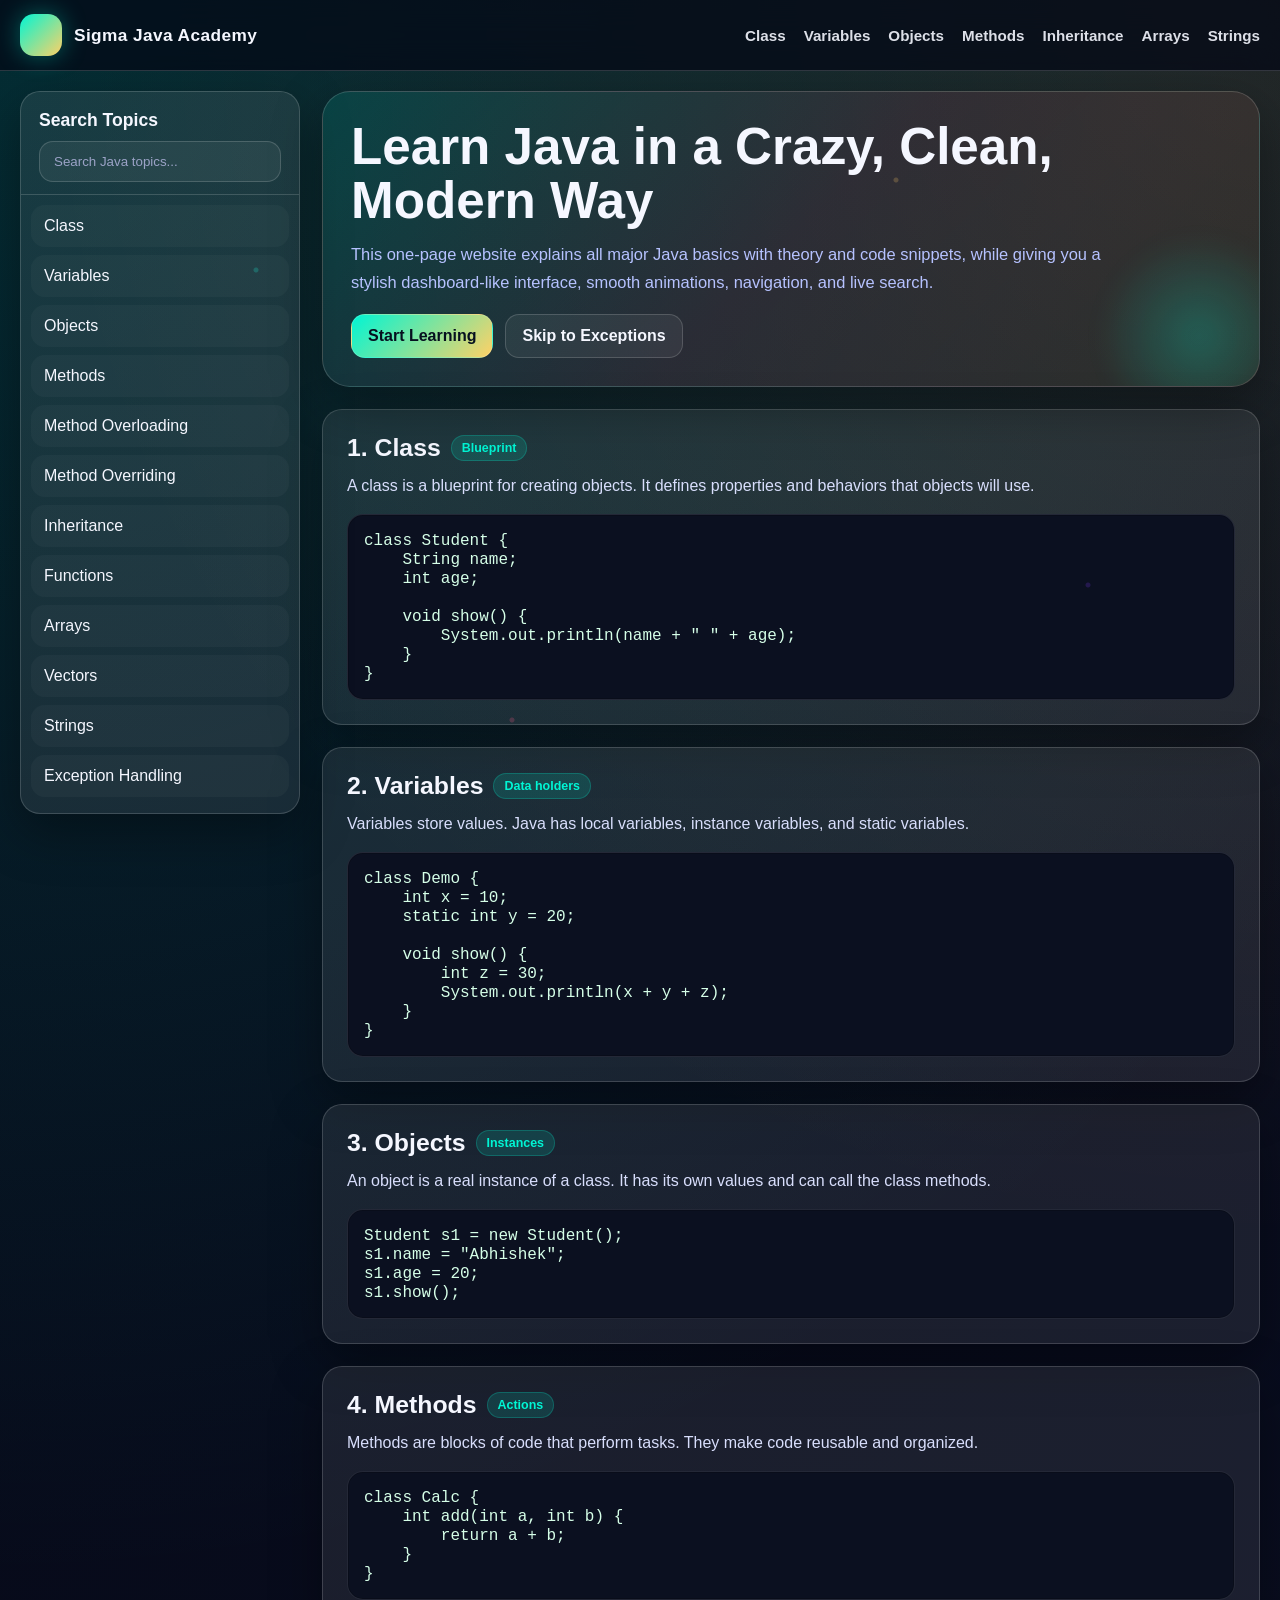
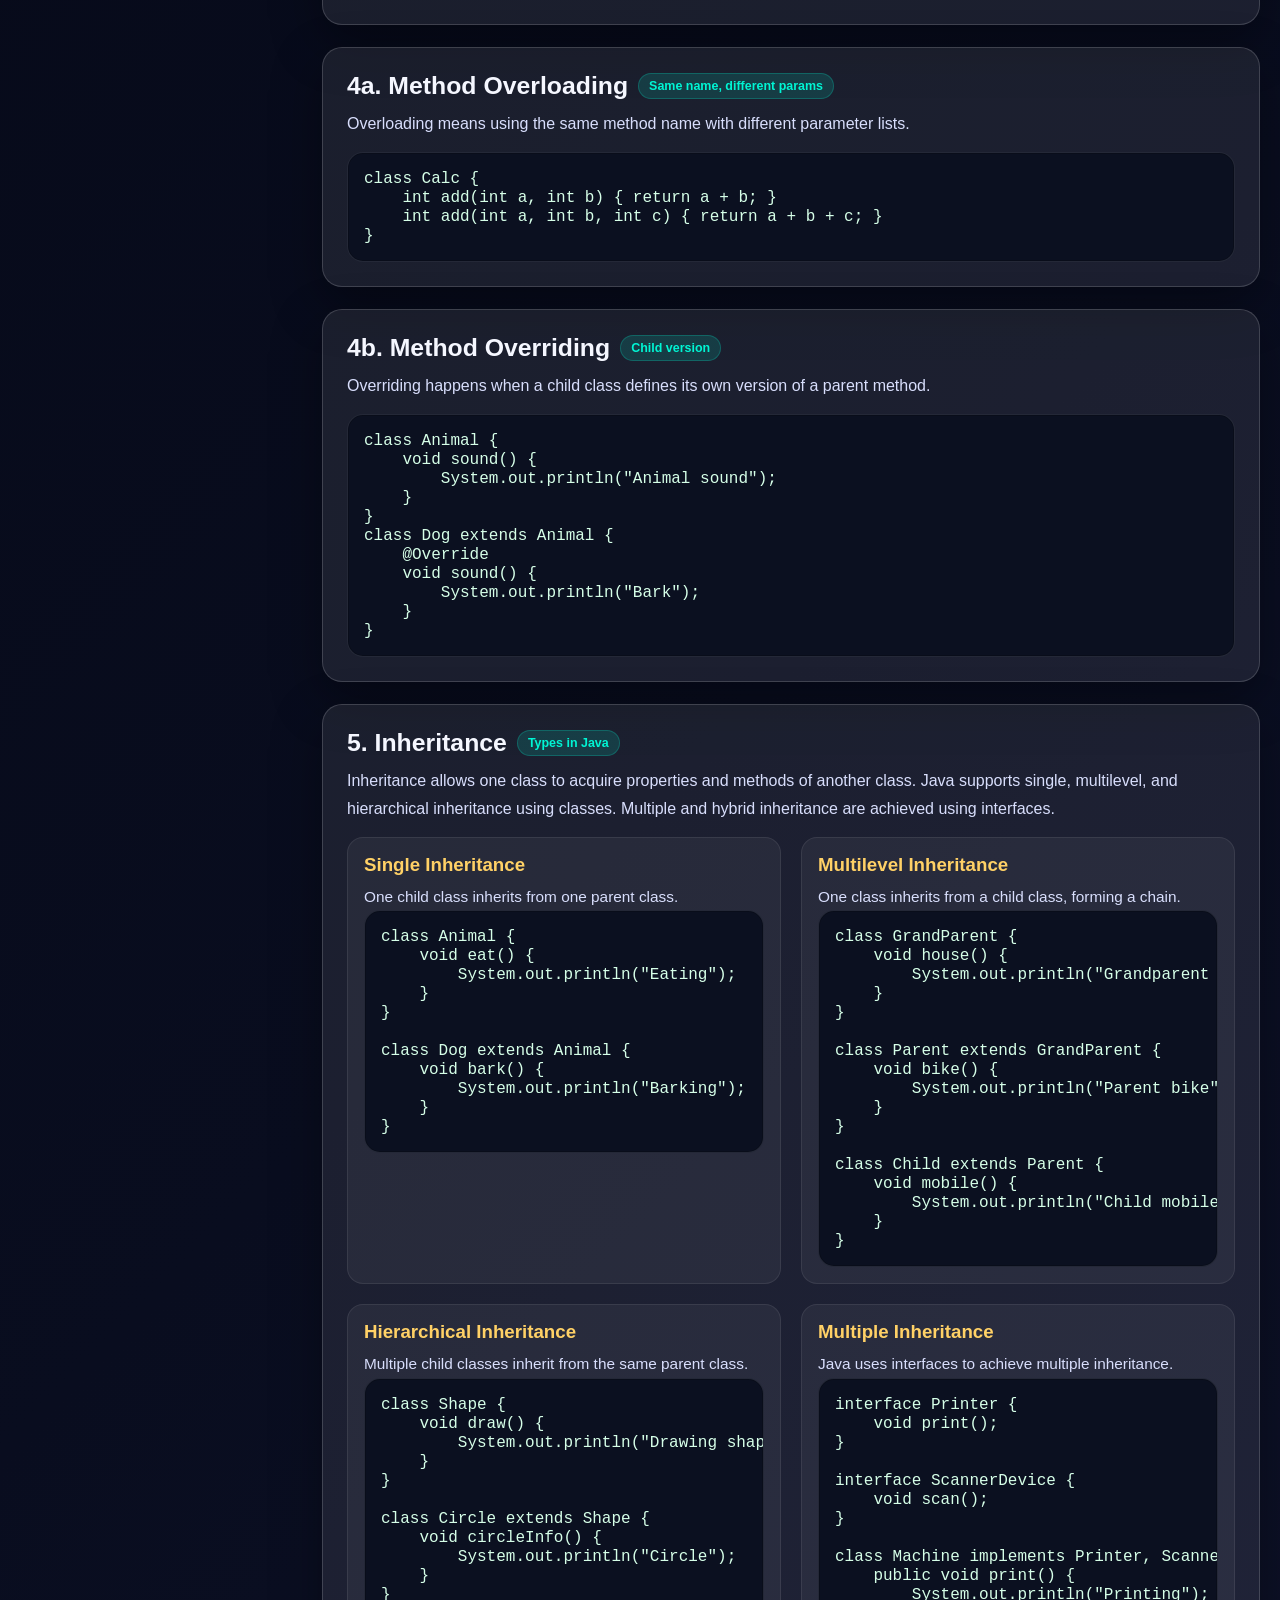
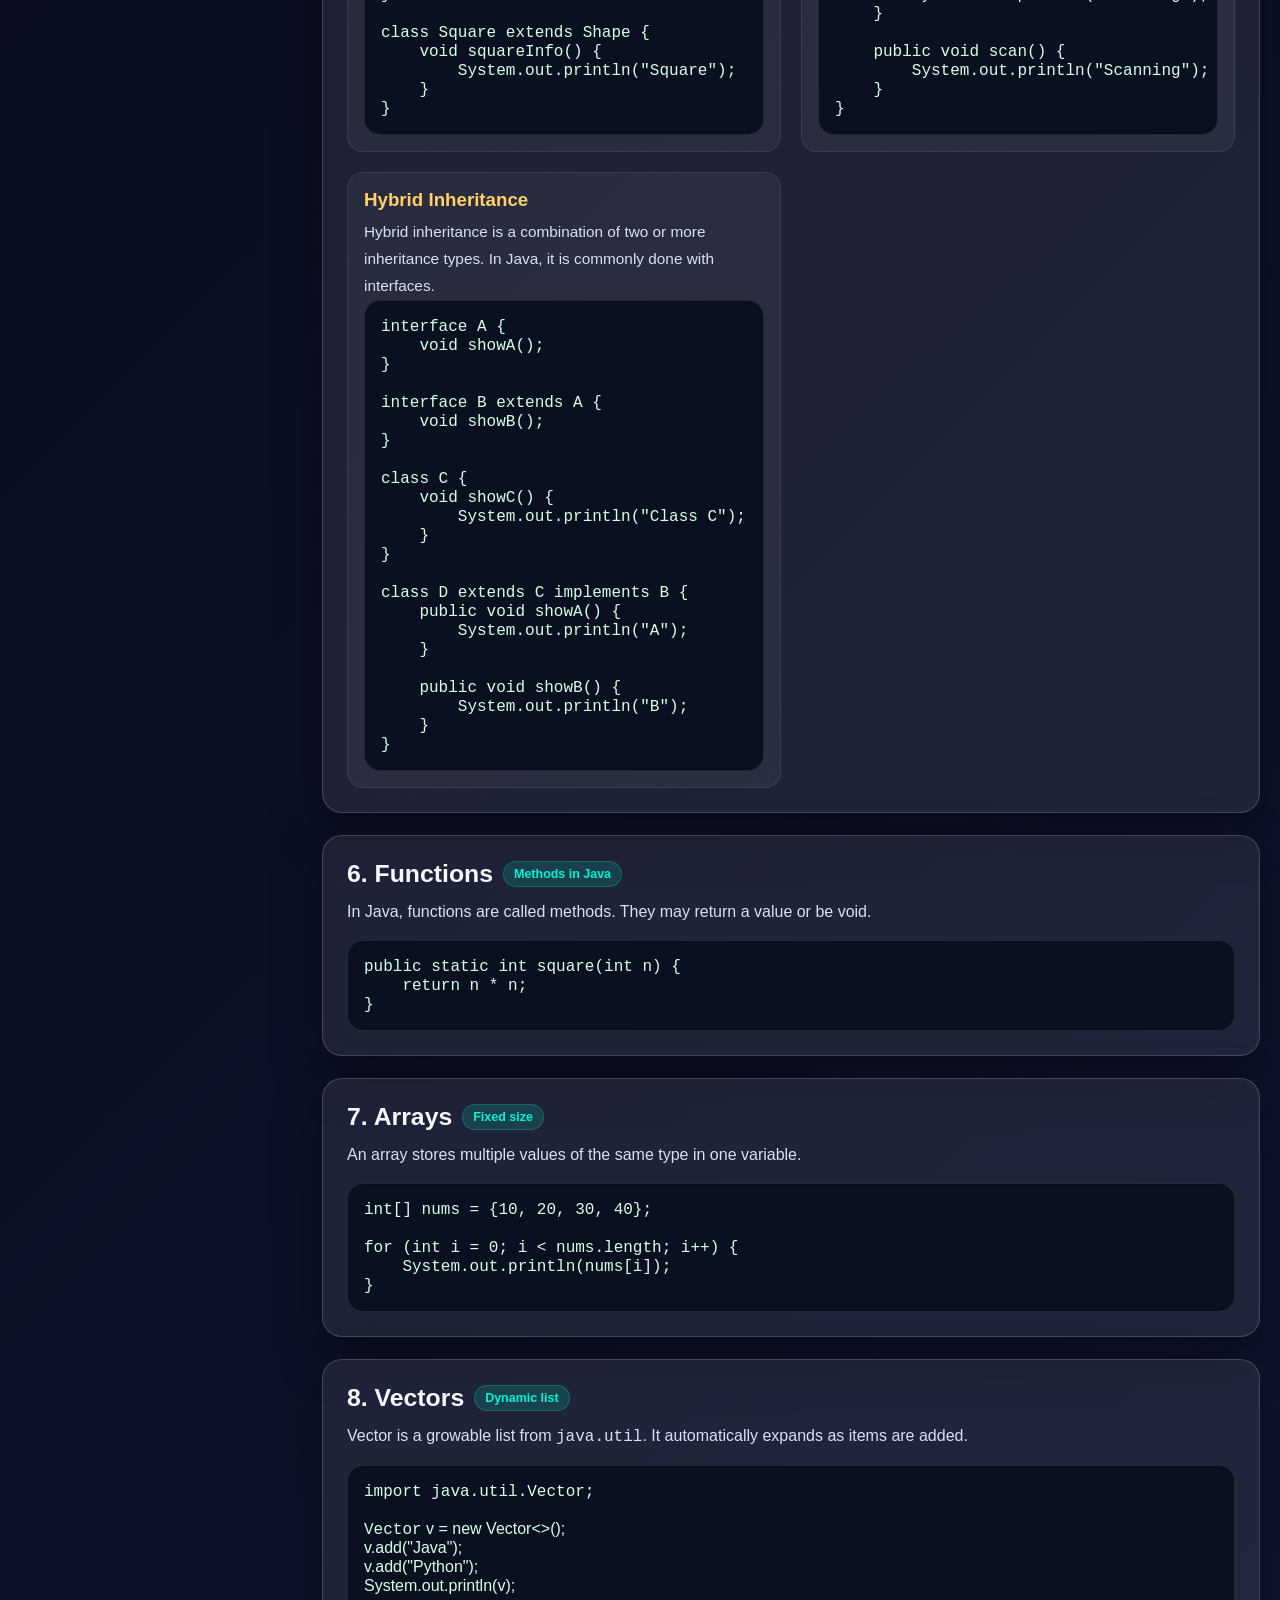
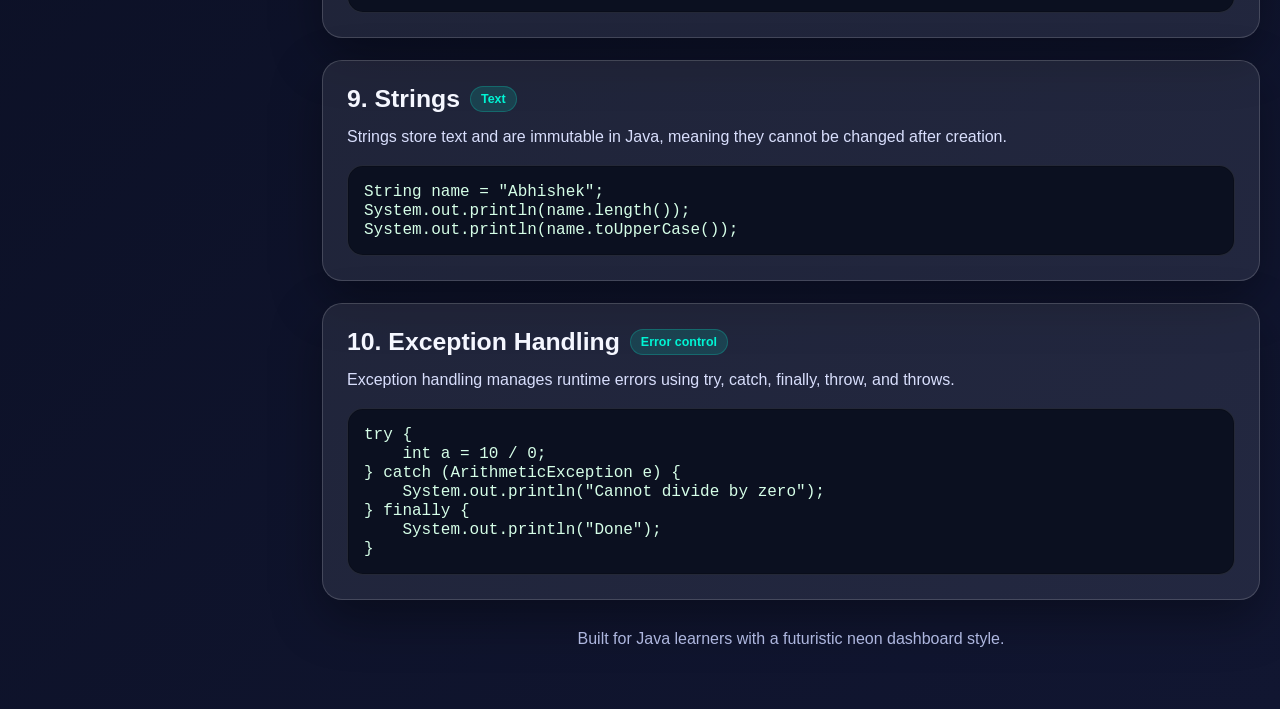
<file: index.html>
<!DOCTYPE html>
<html lang="en">
<head>
  <meta charset="UTF-8" />
  <meta name="viewport" content="width=device-width, initial-scale=1.0" />
  <title>Sigma  Java Academy</title>
  <link rel="stylesheet" href="style.css">
</head>
<body>
  <div class="bg-particles"></div>

  <header class="topbar">
    <div class="nav">
      <div class="brand">
        <div class="logo"></div>
        <span>Sigma Java Academy</span>
      </div>

      <div class="navlinks">
        <a href="#class">Class</a>
        <a href="#variables">Variables</a>
        <a href="#objects">Objects</a>
        <a href="#methods">Methods</a>
        <a href="#inheritance">Inheritance</a>
        <a href="#arrays">Arrays</a>
        <a href="#strings">Strings</a>
      </div>

      <button class="menu-btn" onclick="toggleSidebar()">☰</button>
    </div>
  </header>

  <div class="layout">
    <aside class="sidebar" id="sidebar">
      <div class="sidebar-head">
        <button class="close-btn" onclick="toggleSidebar()">✕</button>
        <h3>Search Topics</h3>
        <input id="searchBox" class="search" type="text" placeholder="Search Java topics..." />
      </div>
      <ul class="topic-list" id="topicList">
        <li><a href="#class">Class</a></li>
        <li><a href="#variables">Variables</a></li>
        <li><a href="#objects">Objects</a></li>
        <li><a href="#methods">Methods</a></li>
        <li><a href="#overloading">Method Overloading</a></li>
        <li><a href="#overriding">Method Overriding</a></li>
        <li><a href="#inheritance">Inheritance</a></li>
        <li><a href="#functions">Functions</a></li>
        <li><a href="#arrays">Arrays</a></li>
        <li><a href="#vectors">Vectors</a></li>
        <li><a href="#strings">Strings</a></li>
        <li><a href="#exceptions">Exception Handling</a></li>
      </ul>
    </aside>

    <main class="content">
      <section class="hero">
        <h1>Learn Java in a Crazy, Clean, Modern Way</h1>
        <p>This one-page website explains all major Java basics with theory and code snippets, while giving you a stylish dashboard-like interface, smooth animations, navigation, and live search.</p>
        <div class="hero-actions">
          <a class="btn primary" href="#class">Start Learning</a>
          <a class="btn" href="#exceptions">Skip to Exceptions</a>
        </div>
      </section>

      <section class="section" id="class">
        <h2>1. Class <span class="tag">Blueprint</span></h2>
        <p>A class is a blueprint for creating objects. It defines properties and behaviors that objects will use.</p>
        <pre><code>class Student {
    String name;
    int age;

    void show() {
        System.out.println(name + " " + age);
    }
}</code></pre>
      </section>

      <section class="section" id="variables">
        <h2>2. Variables <span class="tag">Data holders</span></h2>
        <p>Variables store values. Java has local variables, instance variables, and static variables.</p>
        <pre><code>class Demo {
    int x = 10;
    static int y = 20;

    void show() {
        int z = 30;
        System.out.println(x + y + z);
    }
}</code></pre>
      </section>

      <section class="section" id="objects">
        <h2>3. Objects <span class="tag">Instances</span></h2>
        <p>An object is a real instance of a class. It has its own values and can call the class methods.</p>
        <pre><code>Student s1 = new Student();
s1.name = "Abhishek";
s1.age = 20;
s1.show();</code></pre>
      </section>

      <section class="section" id="methods">
        <h2>4. Methods <span class="tag">Actions</span></h2>
        <p>Methods are blocks of code that perform tasks. They make code reusable and organized.</p>
        <pre><code>class Calc {
    int add(int a, int b) {
        return a + b;
    }
}</code></pre>
      </section>

      <section class="section" id="overloading">
        <h2>4a. Method Overloading <span class="tag">Same name, different params</span></h2>
        <p>Overloading means using the same method name with different parameter lists.</p>
        <pre><code>class Calc {
    int add(int a, int b) { return a + b; }
    int add(int a, int b, int c) { return a + b + c; }
}</code></pre>
      </section>

      <section class="section" id="overriding">
        <h2>4b. Method Overriding <span class="tag">Child version</span></h2>
        <p>Overriding happens when a child class defines its own version of a parent method.</p>
        <pre><code>class Animal {
    void sound() {
        System.out.println("Animal sound");
    }
}
class Dog extends Animal {
    @Override
    void sound() {
        System.out.println("Bark");
    }
}</code></pre>
      </section>

      <section class="section" id="inheritance">
        <h2>5. Inheritance <span class="tag">Types in Java</span></h2>
        <p>
          Inheritance allows one class to acquire properties and methods of another class.
          Java supports single, multilevel, and hierarchical inheritance using classes.
          Multiple and hybrid inheritance are achieved using interfaces.
        </p>

        <div class="two">
          <div class="mini">
            <h3>Single Inheritance</h3>
            <p>One child class inherits from one parent class.</p>
            <pre><code>class Animal {
    void eat() {
        System.out.println("Eating");
    }
}

class Dog extends Animal {
    void bark() {
        System.out.println("Barking");
    }
}</code></pre>
          </div>

          <div class="mini">
            <h3>Multilevel Inheritance</h3>
            <p>One class inherits from a child class, forming a chain.</p>
            <pre><code>class GrandParent {
    void house() {
        System.out.println("Grandparent house");
    }
}

class Parent extends GrandParent {
    void bike() {
        System.out.println("Parent bike");
    }
}

class Child extends Parent {
    void mobile() {
        System.out.println("Child mobile");
    }
}</code></pre>
          </div>

          <div class="mini">
            <h3>Hierarchical Inheritance</h3>
            <p>Multiple child classes inherit from the same parent class.</p>
            <pre><code>class Shape {
    void draw() {
        System.out.println("Drawing shape");
    }
}

class Circle extends Shape {
    void circleInfo() {
        System.out.println("Circle");
    }
}

class Square extends Shape {
    void squareInfo() {
        System.out.println("Square");
    }
}</code></pre>
          </div>

          <div class="mini">
            <h3>Multiple Inheritance</h3>
            <p>Java uses interfaces to achieve multiple inheritance.</p>
            <pre><code>interface Printer {
    void print();
}

interface ScannerDevice {
    void scan();
}

class Machine implements Printer, ScannerDevice {
    public void print() {
        System.out.println("Printing");
    }

    public void scan() {
        System.out.println("Scanning");
    }
}</code></pre>
          </div>

          <div class="mini">
            <h3>Hybrid Inheritance</h3>
            <p>Hybrid inheritance is a combination of two or more inheritance types. In Java, it is commonly done with interfaces.</p>
            <pre><code>interface A {
    void showA();
}

interface B extends A {
    void showB();
}

class C {
    void showC() {
        System.out.println("Class C");
    }
}

class D extends C implements B {
    public void showA() {
        System.out.println("A");
    }

    public void showB() {
        System.out.println("B");
    }
}</code></pre>
          </div>
        </div>
      </section>

      <section class="section" id="functions">
        <h2>6. Functions <span class="tag">Methods in Java</span></h2>
        <p>In Java, functions are called methods. They may return a value or be void.</p>
        <pre><code>public static int square(int n) {
    return n * n;
}</code></pre>
      </section>

      <section class="section" id="arrays">
        <h2>7. Arrays <span class="tag">Fixed size</span></h2>
        <p>An array stores multiple values of the same type in one variable.</p>
        <pre><code>int[] nums = {10, 20, 30, 40};

for (int i = 0; i < nums.length; i++) {
    System.out.println(nums[i]);
}</code></pre>
      </section>

      <section class="section" id="vectors">
        <h2>8. Vectors <span class="tag">Dynamic list</span></h2>
        <p>Vector is a growable list from <code>java.util</code>. It automatically expands as items are added.</p>
        <pre><code>import java.util.Vector;

Vector<String> v = new Vector<>();
v.add("Java");
v.add("Python");
System.out.println(v);</code></pre>
      </section>

      <section class="section" id="strings">
        <h2>9. Strings <span class="tag">Text</span></h2>
        <p>Strings store text and are immutable in Java, meaning they cannot be changed after creation.</p>
        <pre><code>String name = "Abhishek";
System.out.println(name.length());
System.out.println(name.toUpperCase());</code></pre>
      </section>

      <section class="section" id="exceptions">
        <h2>10. Exception Handling <span class="tag">Error control</span></h2>
        <p>Exception handling manages runtime errors using try, catch, finally, throw, and throws.</p>
        <pre><code>try {
    int a = 10 / 0;
} catch (ArithmeticException e) {
    System.out.println("Cannot divide by zero");
} finally {
    System.out.println("Done");
}</code></pre>
      </section>

      <div class="footer">
        Built for Java learners with a futuristic neon dashboard style.
      </div>
    </main>
  </div>

  <script src="script.js"></script>
</body>
</html>
</file>
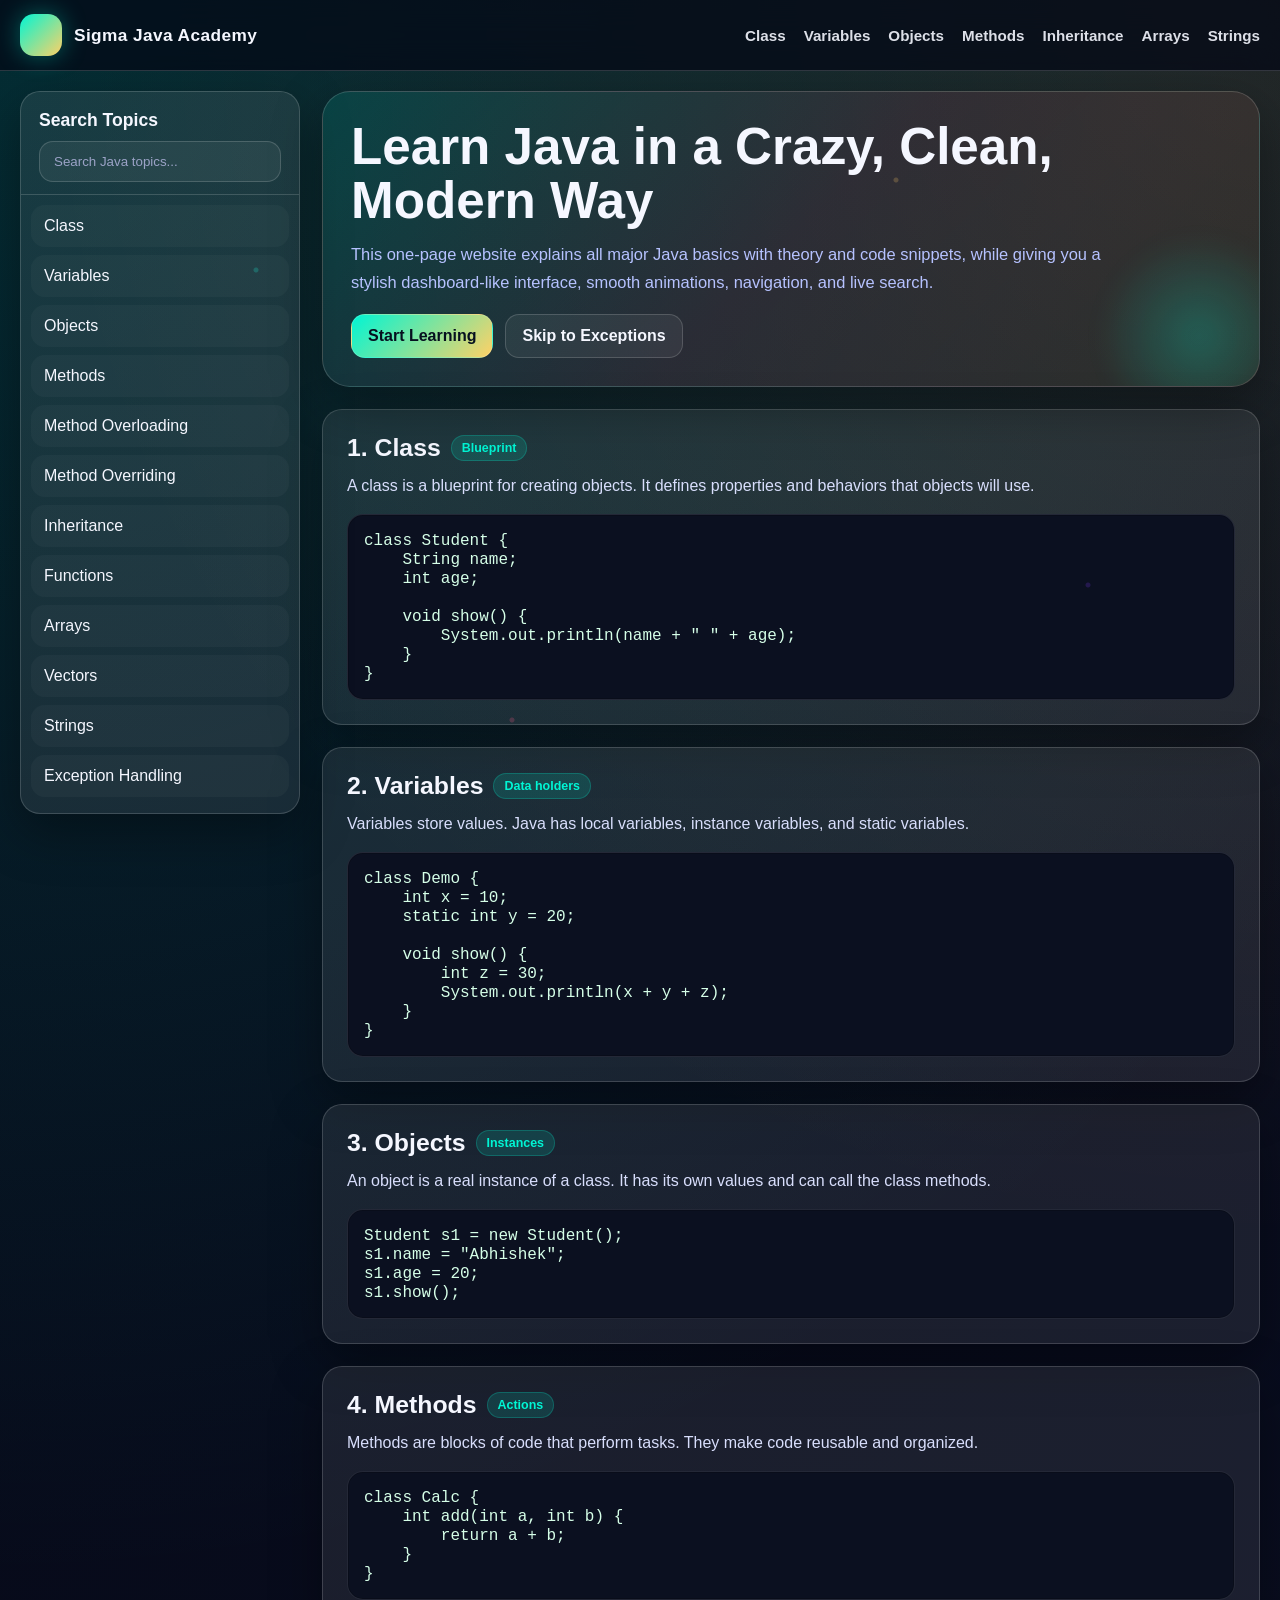
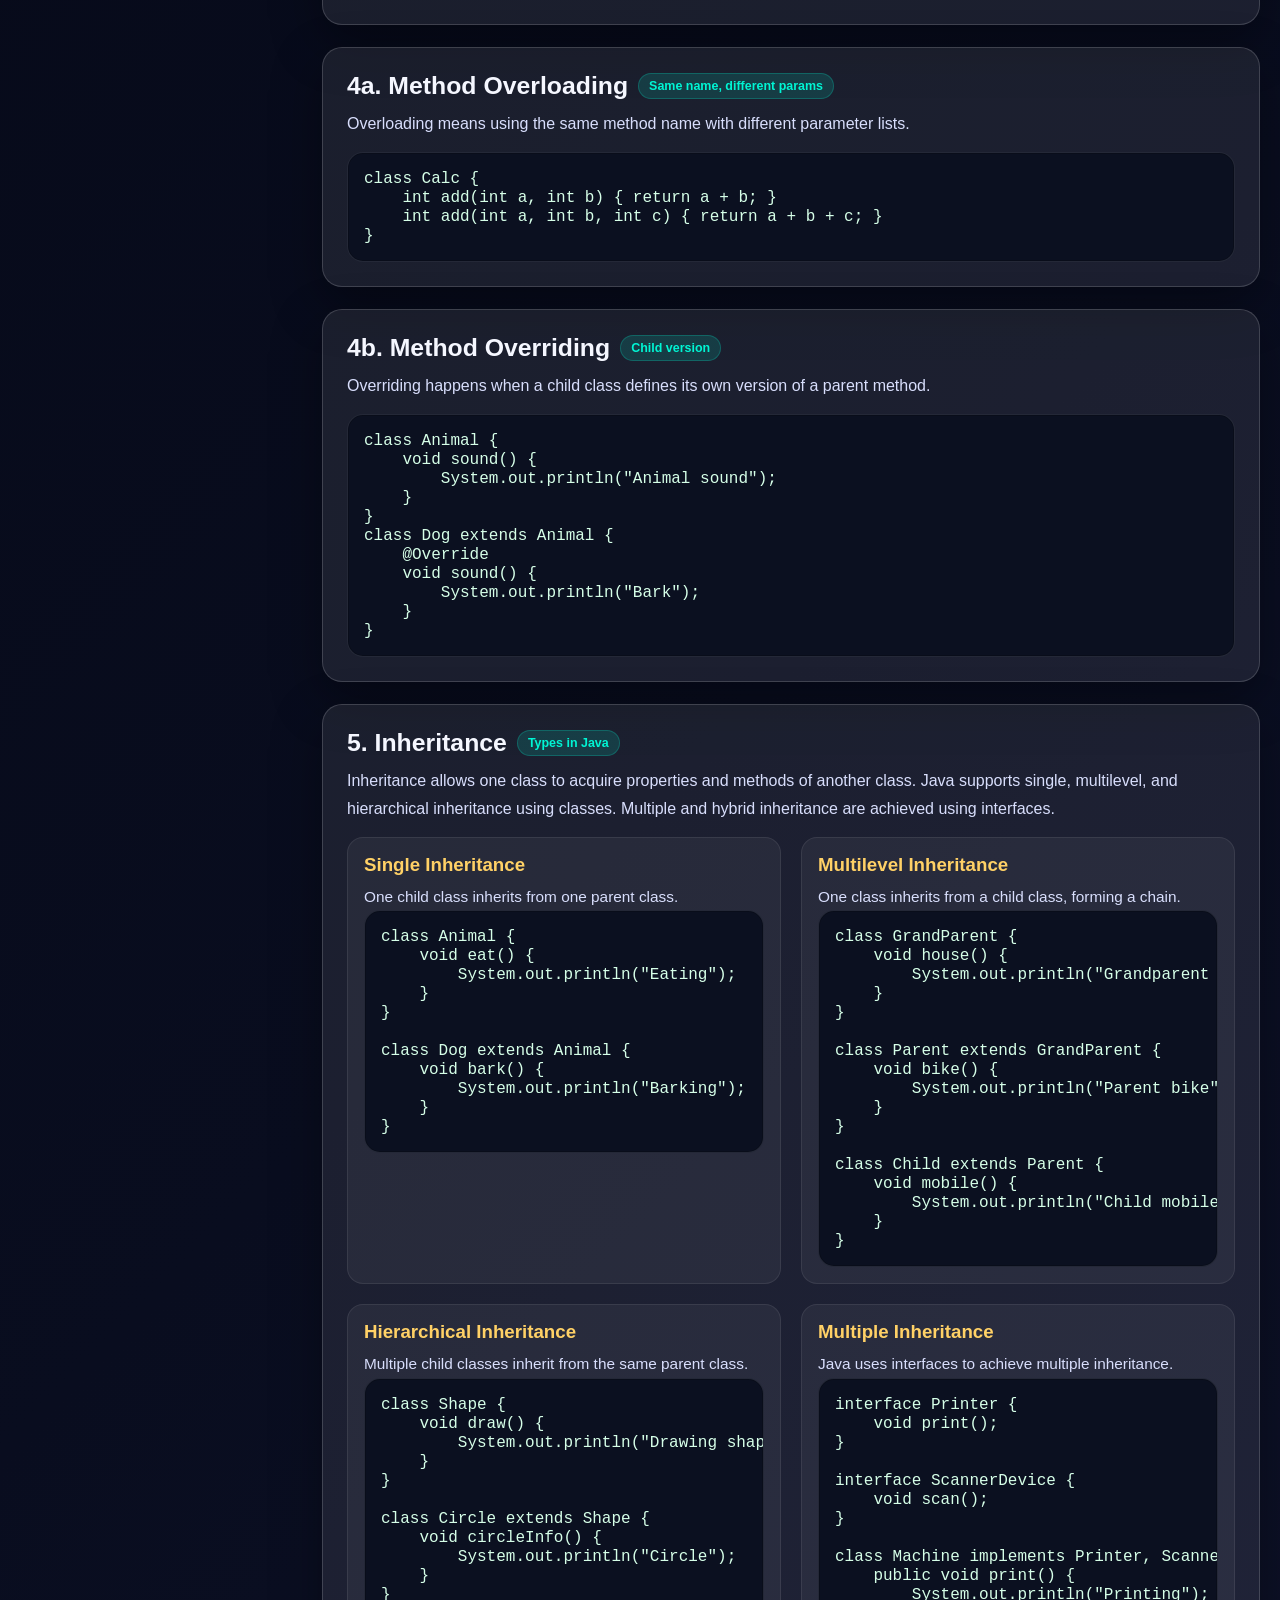
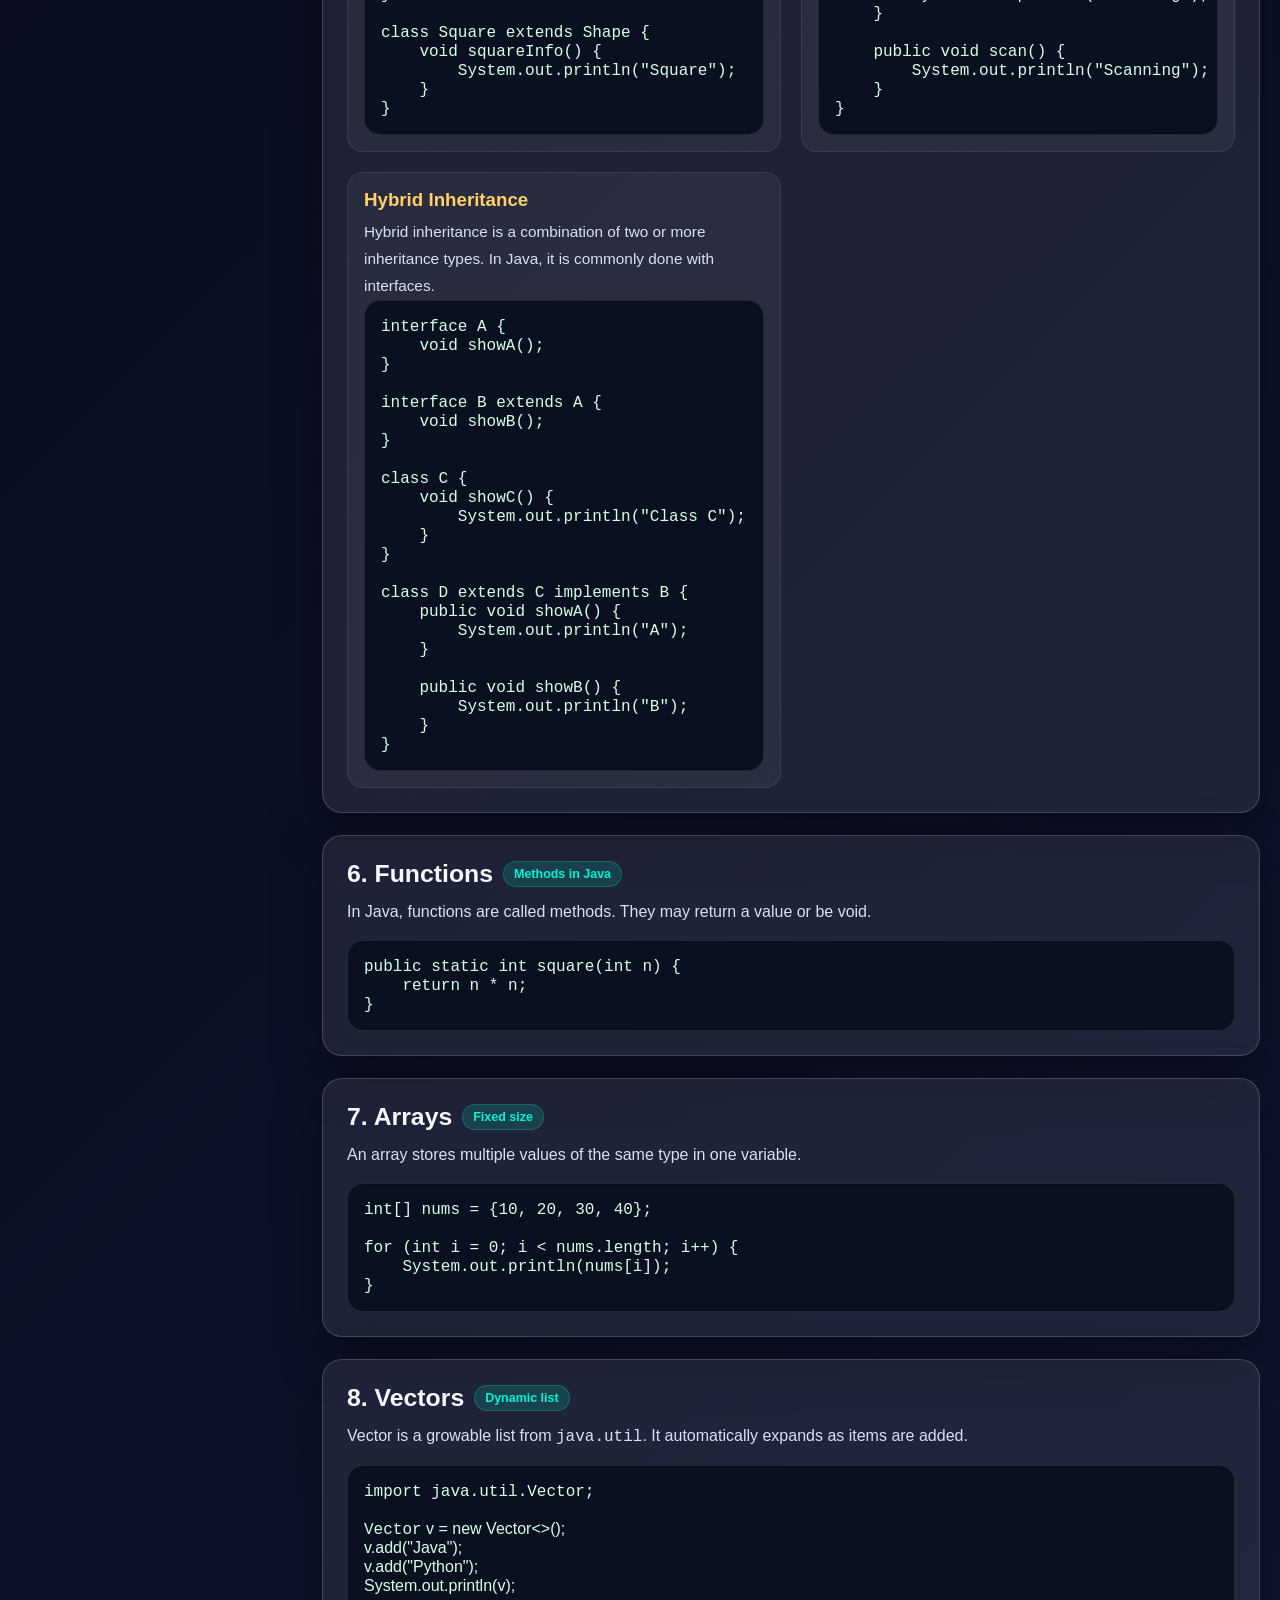
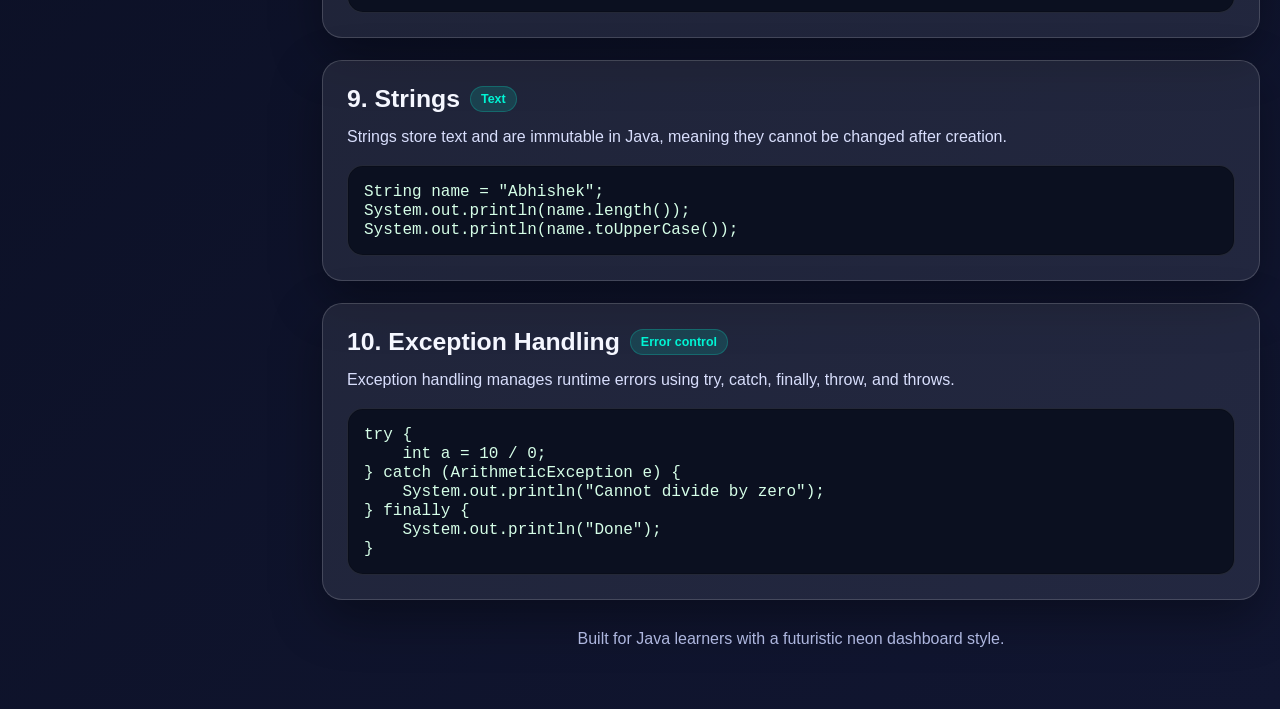
<file: java2.html>
<!DOCTYPE html>
<html lang="en">
<head>
  <meta charset="UTF-8" />
  <meta name="viewport" content="width=device-width, initial-scale=1.0" />
  <title>Sigma  Java Academy</title>
  <link rel="stylesheet" href="style.css">
</head>
<body>
  <div class="bg-particles"></div>

  <header class="topbar">
    <div class="nav">
      <div class="brand">
        <div class="logo"></div>
        <span>Sigma Java Academy</span>
      </div>

      <div class="navlinks">
        <a href="#class">Class</a>
        <a href="#variables">Variables</a>
        <a href="#objects">Objects</a>
        <a href="#methods">Methods</a>
        <a href="#inheritance">Inheritance</a>
        <a href="#arrays">Arrays</a>
        <a href="#strings">Strings</a>
      </div>

      <button class="menu-btn" onclick="toggleSidebar()">☰</button>
    </div>
  </header>

  <div class="layout">
    <aside class="sidebar" id="sidebar">
      <div class="sidebar-head">
        <button class="close-btn" onclick="toggleSidebar()">✕</button>
        <h3>Search Topics</h3>
        <input id="searchBox" class="search" type="text" placeholder="Search Java topics..." />
      </div>
      <ul class="topic-list" id="topicList">
        <li><a href="#class">Class</a></li>
        <li><a href="#variables">Variables</a></li>
        <li><a href="#objects">Objects</a></li>
        <li><a href="#methods">Methods</a></li>
        <li><a href="#overloading">Method Overloading</a></li>
        <li><a href="#overriding">Method Overriding</a></li>
        <li><a href="#inheritance">Inheritance</a></li>
        <li><a href="#functions">Functions</a></li>
        <li><a href="#arrays">Arrays</a></li>
        <li><a href="#vectors">Vectors</a></li>
        <li><a href="#strings">Strings</a></li>
        <li><a href="#exceptions">Exception Handling</a></li>
      </ul>
    </aside>

    <main class="content">
      <section class="hero">
        <h1>Learn Java in a Crazy, Clean, Modern Way</h1>
        <p>This one-page website explains all major Java basics with theory and code snippets, while giving you a stylish dashboard-like interface, smooth animations, navigation, and live search.</p>
        <div class="hero-actions">
          <a class="btn primary" href="#class">Start Learning</a>
          <a class="btn" href="#exceptions">Skip to Exceptions</a>
        </div>
      </section>

      <section class="section" id="class">
        <h2>1. Class <span class="tag">Blueprint</span></h2>
        <p>A class is a blueprint for creating objects. It defines properties and behaviors that objects will use.</p>
        <pre><code>class Student {
    String name;
    int age;

    void show() {
        System.out.println(name + " " + age);
    }
}</code></pre>
      </section>

      <section class="section" id="variables">
        <h2>2. Variables <span class="tag">Data holders</span></h2>
        <p>Variables store values. Java has local variables, instance variables, and static variables.</p>
        <pre><code>class Demo {
    int x = 10;
    static int y = 20;

    void show() {
        int z = 30;
        System.out.println(x + y + z);
    }
}</code></pre>
      </section>

      <section class="section" id="objects">
        <h2>3. Objects <span class="tag">Instances</span></h2>
        <p>An object is a real instance of a class. It has its own values and can call the class methods.</p>
        <pre><code>Student s1 = new Student();
s1.name = "Abhishek";
s1.age = 20;
s1.show();</code></pre>
      </section>

      <section class="section" id="methods">
        <h2>4. Methods <span class="tag">Actions</span></h2>
        <p>Methods are blocks of code that perform tasks. They make code reusable and organized.</p>
        <pre><code>class Calc {
    int add(int a, int b) {
        return a + b;
    }
}</code></pre>
      </section>

      <section class="section" id="overloading">
        <h2>4a. Method Overloading <span class="tag">Same name, different params</span></h2>
        <p>Overloading means using the same method name with different parameter lists.</p>
        <pre><code>class Calc {
    int add(int a, int b) { return a + b; }
    int add(int a, int b, int c) { return a + b + c; }
}</code></pre>
      </section>

      <section class="section" id="overriding">
        <h2>4b. Method Overriding <span class="tag">Child version</span></h2>
        <p>Overriding happens when a child class defines its own version of a parent method.</p>
        <pre><code>class Animal {
    void sound() {
        System.out.println("Animal sound");
    }
}
class Dog extends Animal {
    @Override
    void sound() {
        System.out.println("Bark");
    }
}</code></pre>
      </section>

      <section class="section" id="inheritance">
        <h2>5. Inheritance <span class="tag">Types in Java</span></h2>
        <p>
          Inheritance allows one class to acquire properties and methods of another class.
          Java supports single, multilevel, and hierarchical inheritance using classes.
          Multiple and hybrid inheritance are achieved using interfaces.
        </p>

        <div class="two">
          <div class="mini">
            <h3>Single Inheritance</h3>
            <p>One child class inherits from one parent class.</p>
            <pre><code>class Animal {
    void eat() {
        System.out.println("Eating");
    }
}

class Dog extends Animal {
    void bark() {
        System.out.println("Barking");
    }
}</code></pre>
          </div>

          <div class="mini">
            <h3>Multilevel Inheritance</h3>
            <p>One class inherits from a child class, forming a chain.</p>
            <pre><code>class GrandParent {
    void house() {
        System.out.println("Grandparent house");
    }
}

class Parent extends GrandParent {
    void bike() {
        System.out.println("Parent bike");
    }
}

class Child extends Parent {
    void mobile() {
        System.out.println("Child mobile");
    }
}</code></pre>
          </div>

          <div class="mini">
            <h3>Hierarchical Inheritance</h3>
            <p>Multiple child classes inherit from the same parent class.</p>
            <pre><code>class Shape {
    void draw() {
        System.out.println("Drawing shape");
    }
}

class Circle extends Shape {
    void circleInfo() {
        System.out.println("Circle");
    }
}

class Square extends Shape {
    void squareInfo() {
        System.out.println("Square");
    }
}</code></pre>
          </div>

          <div class="mini">
            <h3>Multiple Inheritance</h3>
            <p>Java uses interfaces to achieve multiple inheritance.</p>
            <pre><code>interface Printer {
    void print();
}

interface ScannerDevice {
    void scan();
}

class Machine implements Printer, ScannerDevice {
    public void print() {
        System.out.println("Printing");
    }

    public void scan() {
        System.out.println("Scanning");
    }
}</code></pre>
          </div>

          <div class="mini">
            <h3>Hybrid Inheritance</h3>
            <p>Hybrid inheritance is a combination of two or more inheritance types. In Java, it is commonly done with interfaces.</p>
            <pre><code>interface A {
    void showA();
}

interface B extends A {
    void showB();
}

class C {
    void showC() {
        System.out.println("Class C");
    }
}

class D extends C implements B {
    public void showA() {
        System.out.println("A");
    }

    public void showB() {
        System.out.println("B");
    }
}</code></pre>
          </div>
        </div>
      </section>

      <section class="section" id="functions">
        <h2>6. Functions <span class="tag">Methods in Java</span></h2>
        <p>In Java, functions are called methods. They may return a value or be void.</p>
        <pre><code>public static int square(int n) {
    return n * n;
}</code></pre>
      </section>

      <section class="section" id="arrays">
        <h2>7. Arrays <span class="tag">Fixed size</span></h2>
        <p>An array stores multiple values of the same type in one variable.</p>
        <pre><code>int[] nums = {10, 20, 30, 40};

for (int i = 0; i < nums.length; i++) {
    System.out.println(nums[i]);
}</code></pre>
      </section>

      <section class="section" id="vectors">
        <h2>8. Vectors <span class="tag">Dynamic list</span></h2>
        <p>Vector is a growable list from <code>java.util</code>. It automatically expands as items are added.</p>
        <pre><code>import java.util.Vector;

Vector<String> v = new Vector<>();
v.add("Java");
v.add("Python");
System.out.println(v);</code></pre>
      </section>

      <section class="section" id="strings">
        <h2>9. Strings <span class="tag">Text</span></h2>
        <p>Strings store text and are immutable in Java, meaning they cannot be changed after creation.</p>
        <pre><code>String name = "Abhishek";
System.out.println(name.length());
System.out.println(name.toUpperCase());</code></pre>
      </section>

      <section class="section" id="exceptions">
        <h2>10. Exception Handling <span class="tag">Error control</span></h2>
        <p>Exception handling manages runtime errors using try, catch, finally, throw, and throws.</p>
        <pre><code>try {
    int a = 10 / 0;
} catch (ArithmeticException e) {
    System.out.println("Cannot divide by zero");
} finally {
    System.out.println("Done");
}</code></pre>
      </section>

      <div class="footer">
        Built for Java learners with a futuristic neon dashboard style.
      </div>
    </main>
  </div>

  <script src="script.js"></script>
</body>
</html>
</file>
<file: style.css>
:root{
      --bg:#050816;
      --panel:rgba(255,255,255,0.08);
      --panel2:rgba(255,255,255,0.12);
      --text:#f5f7ff;
      --muted:#b6c2ff;
      --accent:#00f5d4;
      --accent2:#ffd166;
      --danger:#ff5c8a;
      --code:#0b1020;
      --border:rgba(255,255,255,0.16);
      --shadow:0 18px 50px rgba(0,0,0,0.35);
      --radius:20px;
    }

    *{box-sizing:border-box;margin:0;padding:0;font-family:Inter,Segoe UI,Tahoma,sans-serif;}
    html{scroll-behavior:smooth;}
    body{
      background:
        radial-gradient(circle at top left, rgba(0,245,212,0.16), transparent 28%),
        radial-gradient(circle at top right, rgba(255,209,102,0.12), transparent 22%),
        linear-gradient(135deg, #050816, #090d1f 45%, #111631);
      color:var(--text);
      overflow-x:hidden;
    }

    .bg-particles{
      position:fixed; inset:0; pointer-events:none; opacity:.22;
      background-image:
        radial-gradient(circle at 20% 30%, #00f5d4 0 2px, transparent 3px),
        radial-gradient(circle at 70% 20%, #ffd166 0 2px, transparent 3px),
        radial-gradient(circle at 40% 80%, #ff5c8a 0 2px, transparent 3px),
        radial-gradient(circle at 85% 65%, #7c3aed 0 2px, transparent 3px);
      animation: drift 14s linear infinite;
    }
    @keyframes drift{
      0%{transform:translateY(0)}
      50%{transform:translateY(-18px)}
      100%{transform:translateY(0)}
    }

    .topbar{
      position:sticky; top:0; z-index:1000;
      backdrop-filter:blur(16px);
      background:rgba(4,8,22,.72);
      border-bottom:1px solid var(--border);
    }
    .nav{
      max-width:1400px; margin:0 auto; padding:14px 20px;
      display:flex; align-items:center; gap:16px; justify-content:space-between;
    }
    .brand{
      display:flex; align-items:center; gap:12px; font-weight:800;
      letter-spacing:.4px;
    }
    .logo{
      width:42px; height:42px; border-radius:14px;
      background:linear-gradient(135deg,var(--accent),var(--accent2));
      box-shadow:0 0 24px rgba(0,245,212,.35);
    }
    .brand span{font-size:1.08rem}
    .navlinks{
      display:flex; gap:18px; flex-wrap:wrap; align-items:center;
    }
    .navlinks a{
      color:var(--text); text-decoration:none; font-weight:600; font-size:.95rem;
      opacity:.9; transition:.25s ease;
    }
    .navlinks a:hover{color:var(--accent); transform:translateY(-1px);}
    .menu-btn, .close-btn{
      display:none; border:none; background:transparent; color:var(--text);
      font-size:1.4rem; cursor:pointer;
    }

    .layout{
      max-width:1400px; margin:0 auto; padding:20px;
      display:grid; grid-template-columns:280px 1fr; gap:22px;
    }

    .sidebar{
      position:sticky; top:84px; align-self:start;
      background:var(--panel);
      border:1px solid var(--border);
      border-radius:var(--radius);
      box-shadow:var(--shadow);
      overflow:hidden;
    }
    .sidebar-head{
      padding:18px 18px 12px;
      border-bottom:1px solid var(--border);
    }
    .sidebar h3{font-size:1.1rem; margin-bottom:10px;}
    .search{
      width:100%; padding:12px 14px; border-radius:14px;
      border:1px solid var(--border); outline:none;
      background:rgba(255,255,255,0.06); color:var(--text);
    }
    .search::placeholder{color:#9ca3c7}
    .topic-list{list-style:none; padding:10px 10px 16px; display:grid; gap:8px;}
    .topic-list a{
      display:block; padding:11px 12px; text-decoration:none; color:var(--text);
      border-radius:14px; border:1px solid transparent;
      transition:.25s ease; background:rgba(255,255,255,0.03);
    }
    .topic-list a:hover, .topic-list a.active{
      background:linear-gradient(135deg, rgba(0,245,212,.18), rgba(255,209,102,.12));
      border-color:rgba(255,255,255,.16);
      transform:translateX(4px);
    }

    .content{min-width:0;}
    .hero{
      padding:28px;
      background:linear-gradient(135deg, rgba(0,245,212,.12), rgba(255,93,138,.10), rgba(255,209,102,.08));
      border:1px solid var(--border);
      border-radius:28px;
      box-shadow:var(--shadow);
      overflow:hidden;
      position:relative;
    }
    .hero::after{
      content:""; position:absolute; inset:auto -60px -70px auto; width:240px; height:240px;
      background:radial-gradient(circle, rgba(0,245,212,.24), transparent 60%);
      filter:blur(10px); animation:pulse 4s ease-in-out infinite;
    }
    @keyframes pulse{50%{transform:scale(1.08)}}
    .hero h1{
      font-size:clamp(2rem, 4vw, 4.3rem); line-height:1.05;
      margin-bottom:12px;
    }
    .hero p{color:var(--muted); max-width:800px; line-height:1.7; font-size:1.03rem;}
    .hero-actions{display:flex; gap:12px; flex-wrap:wrap; margin-top:18px;}
    .btn{
      padding:12px 16px; border-radius:14px; text-decoration:none; font-weight:700;
      border:1px solid var(--border); color:var(--text); background:rgba(255,255,255,.06);
    }
    .btn.primary{background:linear-gradient(135deg,var(--accent),var(--accent2)); color:#06101f;}

    .section{
      margin-top:22px;
      padding:24px;
      background:var(--panel);
      border:1px solid var(--border);
      border-radius:var(--radius);
      box-shadow:var(--shadow);
      scroll-margin-top:96px;
      transition:transform .25s ease, border-color .25s ease;
    }
    .section:hover{transform:translateY(-3px); border-color:rgba(255,255,255,.25);}
    .section h2{
      font-size:1.55rem; margin-bottom:10px;
      display:flex; align-items:center; gap:10px;
    }
    .tag{
      font-size:.78rem; padding:5px 10px; border-radius:999px;
      background:rgba(0,245,212,.14); color:var(--accent);
      border:1px solid rgba(0,245,212,.22);
    }
    .section p{color:#d8defc; line-height:1.75; margin-bottom:14px;}
    pre{
      background:var(--code);
      color:#d6ffe8;
      padding:16px;
      border-radius:16px;
      overflow:auto;
      border:1px solid rgba(255,255,255,.10);
      box-shadow:inset 0 0 0 1px rgba(0,0,0,.2);
    }
    code{font-family:ui-monospace, SFMono-Regular, Menlo, Consolas, monospace;}
    .two{
      display:grid; grid-template-columns:repeat(2,minmax(0,1fr)); gap:20px;
    }
    .mini{
      padding:16px; border-radius:16px; background:rgba(255,255,255,.05);
      border:1px solid rgba(255,255,255,.08);
    }
    .mini h3{margin-bottom:8px; color:var(--accent2);}
    .mini p{margin-bottom:0; font-size:.96rem;}
    .footer{
      padding:30px 20px 42px; text-align:center; color:#aeb7df;
    }

    @media (max-width: 980px){
      .layout{grid-template-columns:1fr;}
      .sidebar{
        position:fixed; left:-320px; top:72px; width:290px; height:calc(100vh - 84px);
        z-index:999; transition:left .3s ease;
      }
      .sidebar.open{left:16px;}
      .menu-btn{display:block;}
      .close-btn{display:block; margin-left:auto;}
      .navlinks{display:none;}
    }
    @media (max-width: 720px){
      .two{grid-template-columns:1fr;}
      .hero{padding:22px;}
      .section{padding:20px;}
    }
</file>
